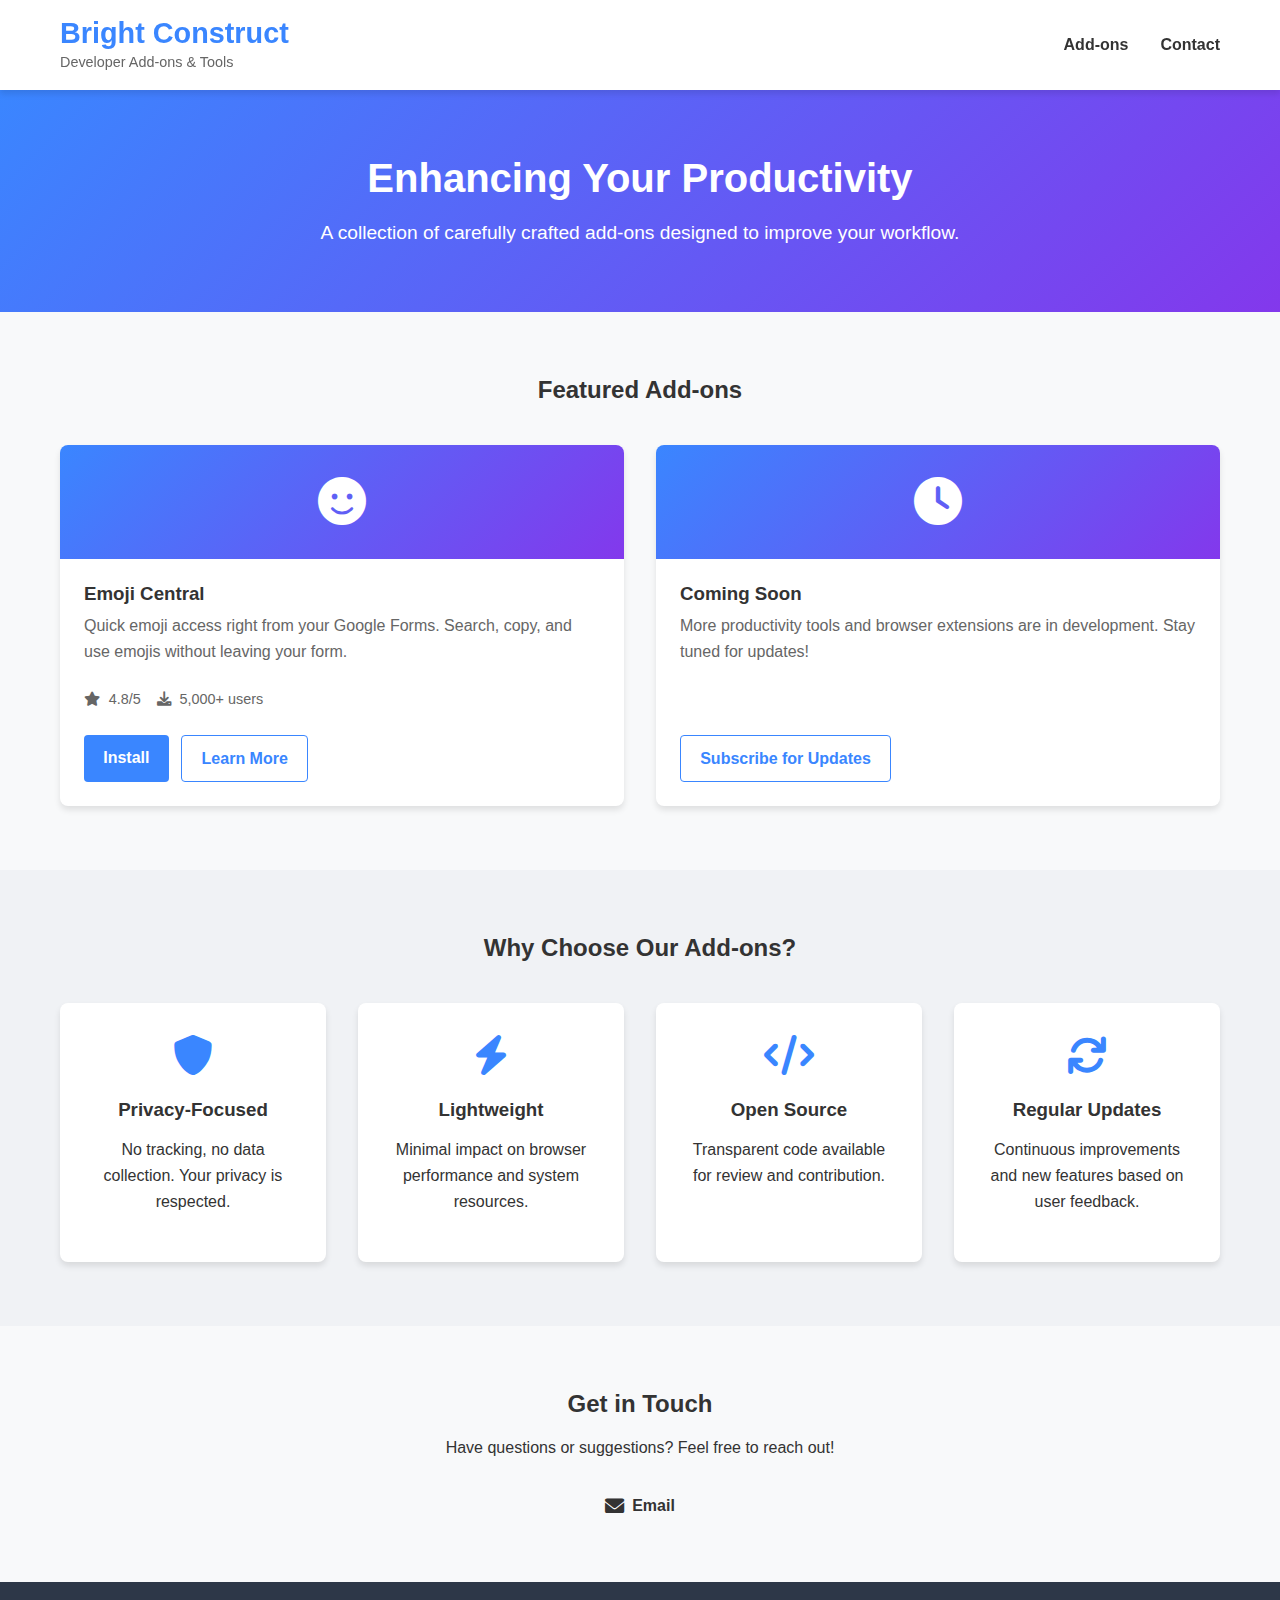
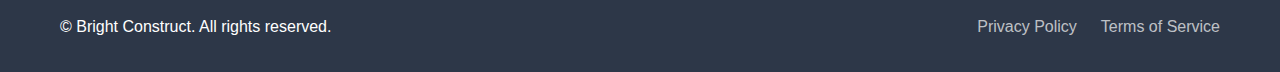
<file: index.html>
<!DOCTYPE html>
<html lang="en">
<head>
    <meta charset="UTF-8">
    <meta name="viewport" content="width=device-width, initial-scale=1.0">
    <title>Developer Add-ons | Bright Construct</title>
    <link rel="stylesheet" href="styles.css">
    <link rel="stylesheet" href="https://cdnjs.cloudflare.com/ajax/libs/font-awesome/6.0.0/css/all.min.css">
</head>
<body>
    <header>
        <div class="container">
            <div class="logo">
                <h1>Bright Construct</h1>
                <p>Developer Add-ons & Tools</p>
            </div>
            <nav>
                <ul>
                    <li><a href="#addons">Add-ons</a></li>
                    <li><a href="#contact">Contact</a></li>
                </ul>
            </nav>
        </div>
    </header>

    <section class="hero">
        <div class="container">
            <h2>Enhancing Your Productivity</h2>
            <p>A collection of carefully crafted add-ons designed to improve your workflow.</p>
        </div>
    </section>

    <section id="addons" class="addons">
        <div class="container">
            <h2>Featured Add-ons</h2>
            <div class="addon-grid">
                <!-- Emoji Central Add-on -->
                <div class="addon-card">
                    <div class="addon-icon">
                        <i class="fas fa-smile"></i>
                    </div>
                    <div class="addon-details">
                        <h3>Emoji Central</h3>
                        <p>Quick emoji access right from your Google Forms. Search, copy, and use emojis without leaving your form.</p>
                        <div class="addon-meta">
                            <span><i class="fas fa-star"></i> 4.8/5</span>
                            <span><i class="fas fa-download"></i> 5,000+ users</span>
                        </div>
                        <div class="addon-actions">
                            <a href="https://workspace.google.com/marketplace" class="btn-primary">Install</a>
                            <a href="emoji-central.html" class="btn-secondary">Learn More</a>
                        </div>
                    </div>
                </div>
                
                <!-- Placeholder for future add-ons -->
                <div class="addon-card">
                    <div class="addon-icon">
                        <i class="fas fa-clock"></i>
                    </div>
                    <div class="addon-details">
                        <h3>Coming Soon</h3>
                        <p>More productivity tools and browser extensions are in development. Stay tuned for updates!</p>
                        <div class="addon-actions">
                            <a href="#" class="btn-secondary">Subscribe for Updates</a>
                        </div>
                    </div>
                </div>
            </div>
        </div>
    </section>

    <section class="features">
        <div class="container">
            <h2>Why Choose Our Add-ons?</h2>
            <div class="feature-grid">
                <div class="feature">
                    <i class="fas fa-shield-alt"></i>
                    <h3>Privacy-Focused</h3>
                    <p>No tracking, no data collection. Your privacy is respected.</p>
                </div>
                <div class="feature">
                    <i class="fas fa-bolt"></i>
                    <h3>Lightweight</h3>
                    <p>Minimal impact on browser performance and system resources.</p>
                </div>
                <div class="feature">
                    <i class="fas fa-code"></i>
                    <h3>Open Source</h3>
                    <p>Transparent code available for review and contribution.</p>
                </div>
                <div class="feature">
                    <i class="fas fa-sync"></i>
                    <h3>Regular Updates</h3>
                    <p>Continuous improvements and new features based on user feedback.</p>
                </div>
            </div>
        </div>
    </section>

    <section id="contact" class="contact">
        <div class="container">
            <h2>Get in Touch</h2>
            <p>Have questions or suggestions? Feel free to reach out!</p>
            <div class="contact-links">
                <a href="mailto:info.brightconstruct@gmail.com" class="contact-link"><i class="fas fa-envelope"></i> Email</a>
            </div>
        </div>
    </section>

    <footer>
        <div class="container">
            <p>&copy; Bright Construct. All rights reserved.</p>
            <div class="footer-links">
                <a href="emoji-central.html#privacy-policy">Privacy Policy</a>
                <a href="emoji-central.html#terms-conditions">Terms of Service</a>
            </div>
        </div>
    </footer>
</body>
</html>
</file>
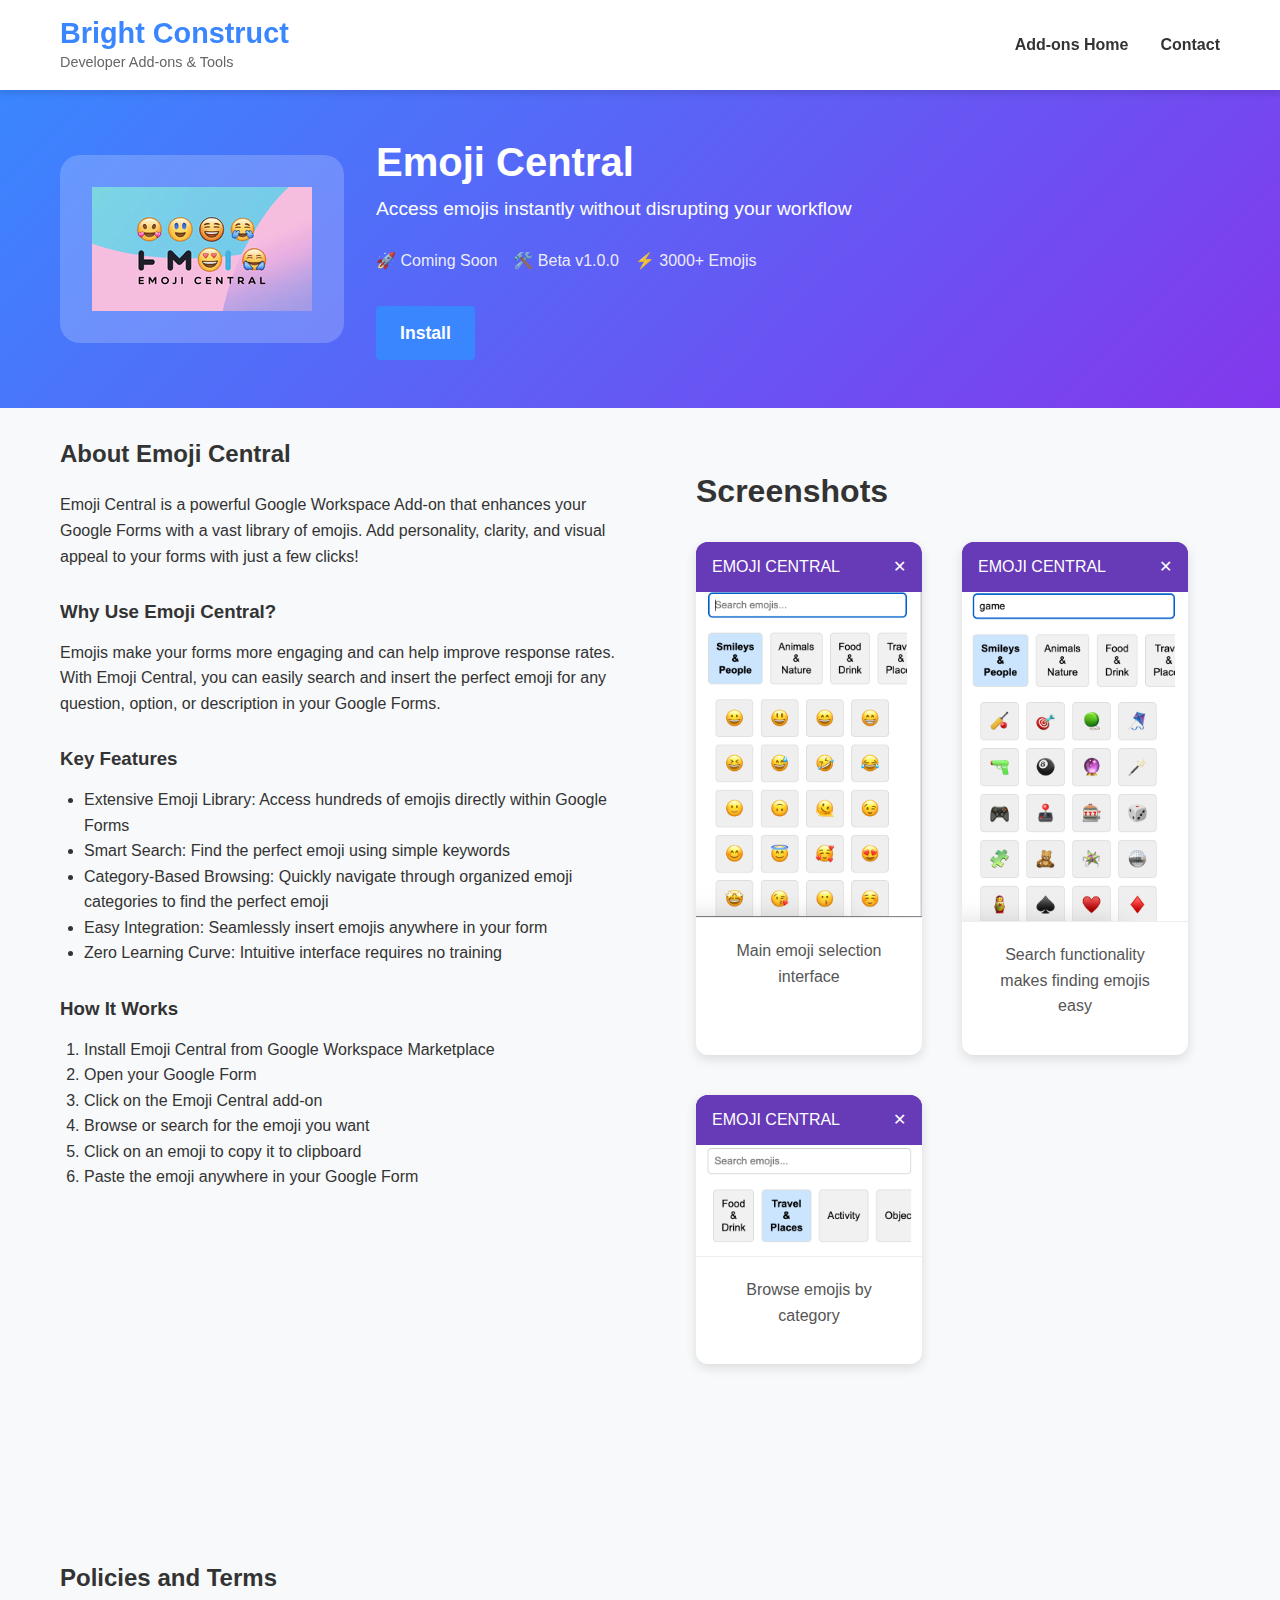
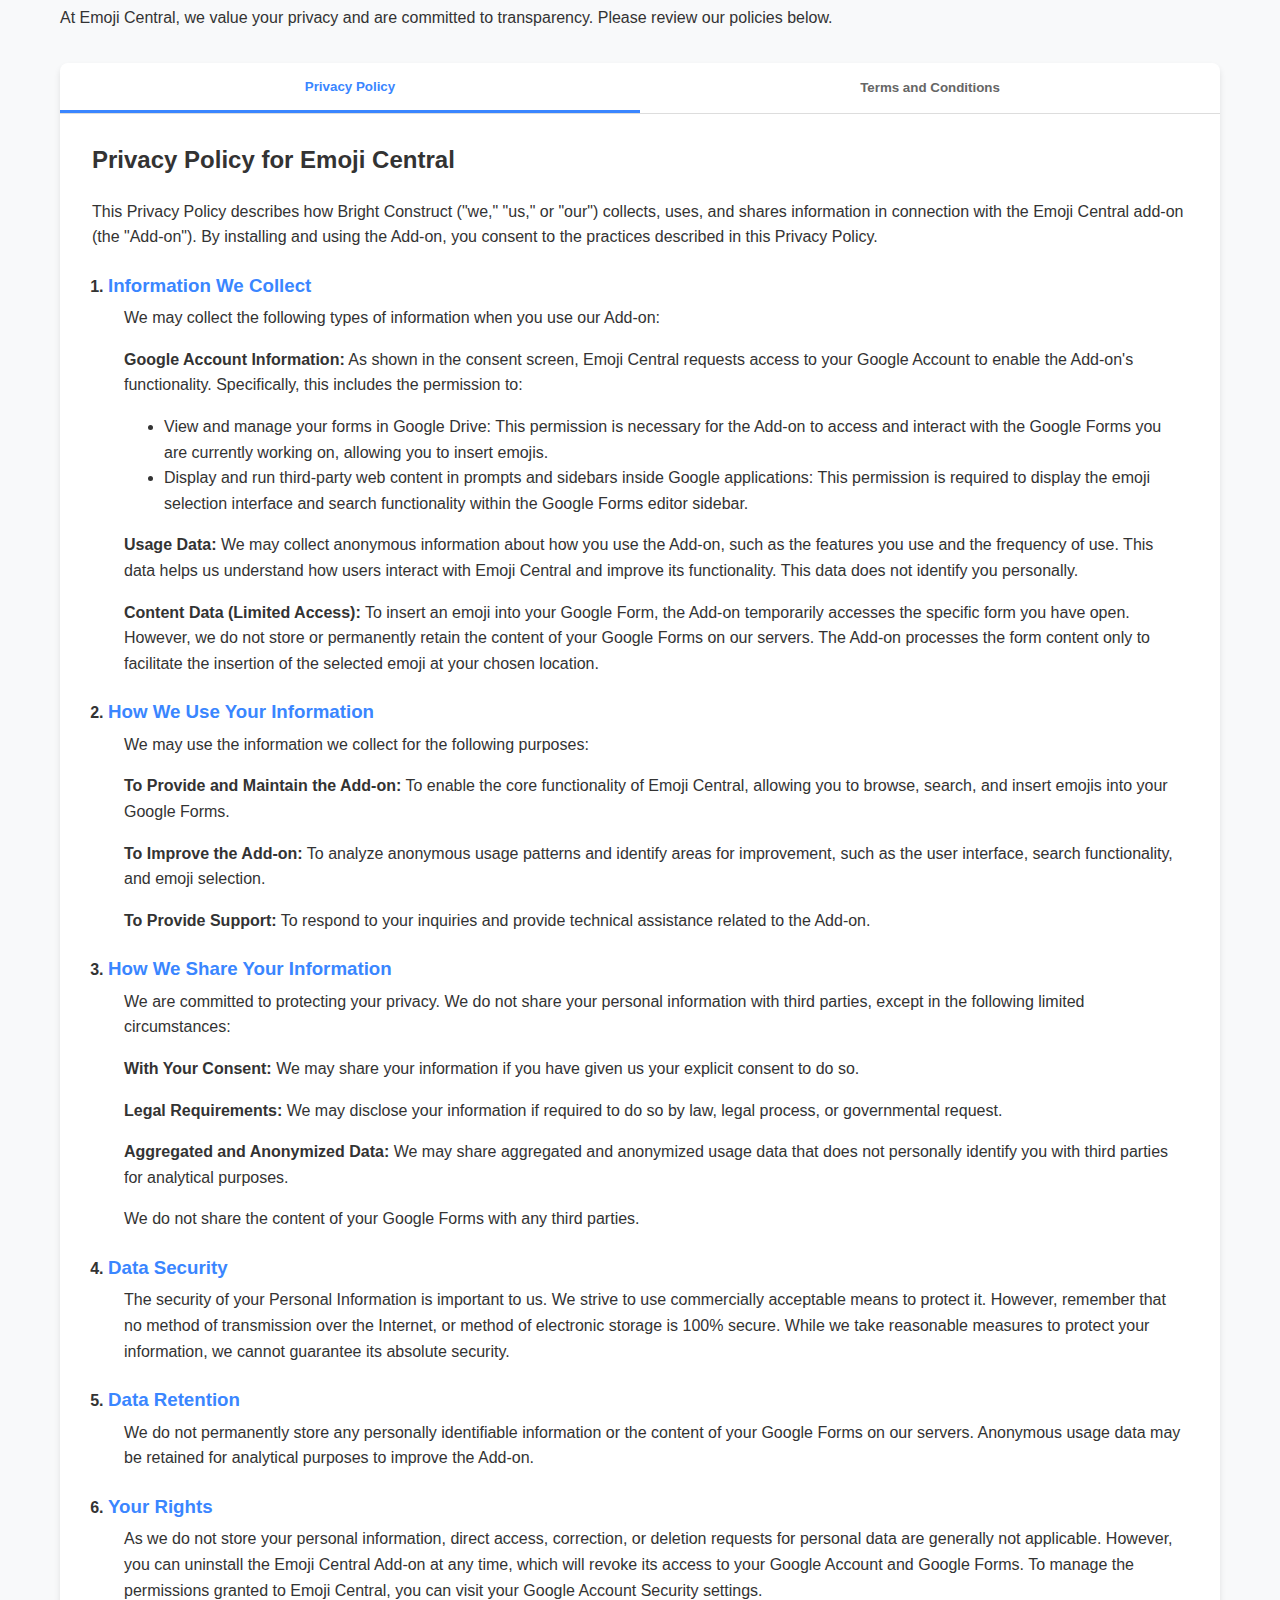
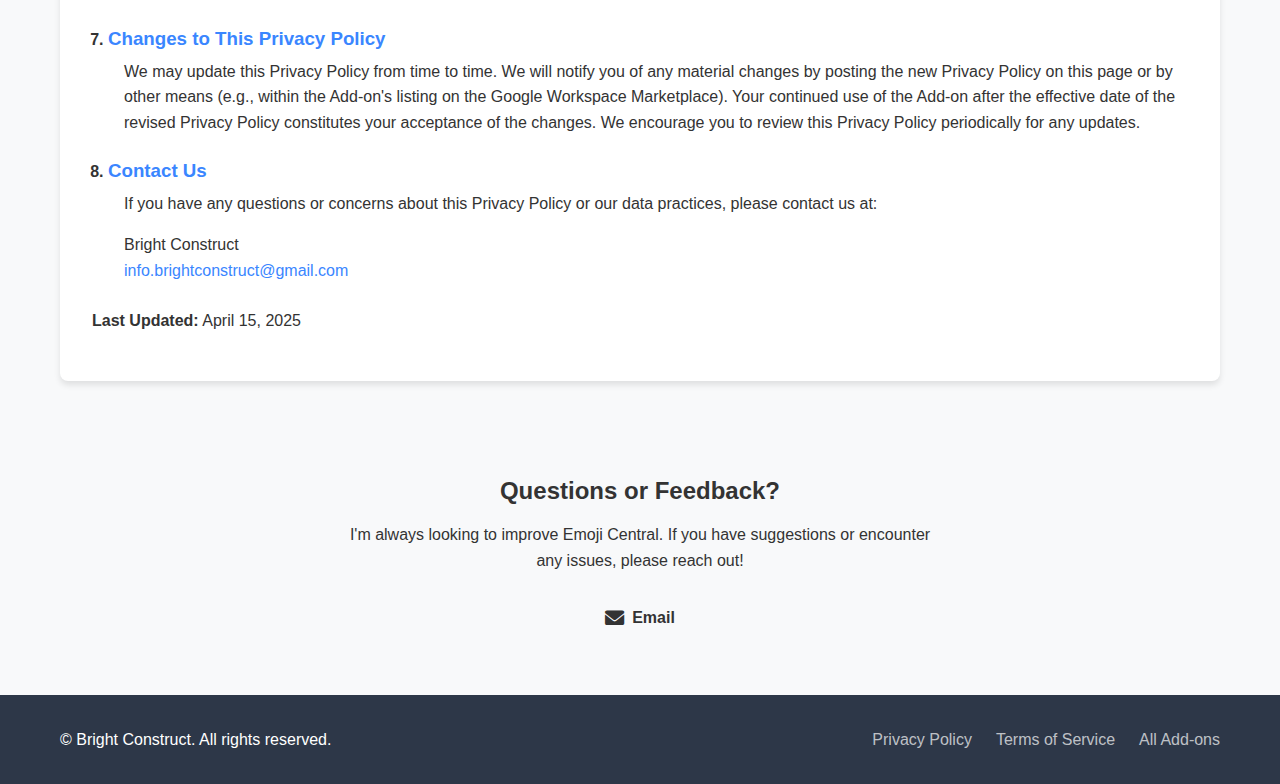
<file: emoji-central.html>
<!DOCTYPE html>
<html lang="en">
<head>
    <meta charset="UTF-8">
    <meta name="viewport" content="width=device-width, initial-scale=1.0">
    <title>Emoji Central Add-on</title>
    <link rel="stylesheet" href="styles.css">
    <link rel="stylesheet" href="https://cdnjs.cloudflare.com/ajax/libs/font-awesome/6.0.0/css/all.min.css">
</head>
<body>
    <header>
        <div class="container">
            <div class="logo">
                <h1>Bright Construct</h1>
                <p>Developer Add-ons & Tools</p>
            </div>
            <nav>
                <ul>
                    <li><a href="index.html">Add-ons Home</a></li>
                    <li><a href="#contact">Contact</a></li>
                </ul>
            </nav>
        </div>
    </header>

    <section class="addon-hero">
        <div class="container">
            <div class="addon-hero-content">
                <div class="addon-hero-icon">
                    <img src="images/emoji-central/logo.png" alt="Emoji Central interface" />
                </div>
                <div class="addon-hero-details">
                    <h1>Emoji Central</h1>
                    <p class="addon-hero-tagline">Access emojis instantly without disrupting your workflow</p>
                    <div class="addon-meta large">
                        <span>🚀 Coming Soon</span>
                        <span>🛠️ Beta v1.0.0</span>
                        <span>⚡ 3000+ Emojis</span>
                    </div>
                    <div class="addon-actions">
                        <a href="https://workspace.google.com/marketplace" class="btn-primary large">Install</a>
                    </div>
                </div>
            </div>
        </div>
    </section>

    <section class="addon-details-section">
        <div class="container">
            <div class="addon-details-grid">
                <div class="addon-description">
                    <h2>About Emoji Central</h2>
                    <p>Emoji Central is a powerful Google Workspace Add-on that enhances your Google Forms with a vast library of emojis.
                         Add personality, clarity, and visual appeal to your forms with just a few clicks!</p>

                    <h3>Why Use Emoji Central?</h3>
                    <p>Emojis make your forms more engaging and can help improve response rates. 
                        With Emoji Central, you can easily search and insert the perfect emoji for any question,
                         option, or description in your Google Forms.</p>

                    <h3>Key Features</h3>
                    <ul>
                        <li>Extensive Emoji Library: Access hundreds of emojis directly within Google Forms</li>
                        <li>Smart Search: Find the perfect emoji using simple keywords</li>
                        <li>Category-Based Browsing: Quickly navigate through organized emoji categories to find the perfect emoji</li>
                        <li>Easy Integration: Seamlessly insert emojis anywhere in your form</li>
                        <li>Zero Learning Curve: Intuitive interface requires no training</li>
                    </ul>

                    <h3>How It Works</h3>
                    <ol>
                        <li>Install Emoji Central from Google Workspace Marketplace</li>
                        <li>Open your Google Form</li>
                        <li>Click on the Emoji Central add-on</li>
                        <li>Browse or search for the emoji you want</li>
                        <li>Click on an emoji to copy it to clipboard</li>
                        <li>Paste the emoji anywhere in your Google Form</li>
                    </ol>
                </div>

                <div class="screenshots-section">
                    <h2>Screenshots</h2>
                    
                    <div class="screenshots-grid">
                        <!-- Screenshot 1 -->
                        <div class="screenshot-card">
                            <div class="screenshot-img">
                                <div class="screenshot-header">
                                    <span>EMOJI CENTRAL</span>
                                    <span class="close-btn">✕</span>
                                </div>
                                <img src="images/emoji-central/interface.png" alt="Emoji Central main interface">
                            </div>
                            <div class="screenshot-caption">
                                <p>Main emoji selection interface</p>
                            </div>
                        </div>
                        
                        <!-- Screenshot 2 -->
                        <div class="screenshot-card">
                            <div class="screenshot-img">
                                <div class="screenshot-header">
                                    <span>EMOJI CENTRAL</span>
                                    <span class="close-btn">✕</span>
                                </div>
                                <img src="images/emoji-central/search.png" alt="Emoji Central search">
                            </div>
                            <div class="screenshot-caption">
                                <p>Search functionality makes finding emojis easy</p>
                            </div>
                        </div>
                        
                        <!-- Screenshot 3 -->
                        <div class="screenshot-card">
                            <div class="screenshot-img">
                                <div class="screenshot-header">
                                    <span>EMOJI CENTRAL</span>
                                    <span class="close-btn">✕</span>
                                </div>
                                <img src="images/emoji-central/categories.png" alt="Emoji categories">
                            </div>
                            <div class="screenshot-caption">
                                <p>Browse emojis by category</p>
                            </div>
                        </div>
                    </div>
                </div>

            <!--
            <div class="addon-updates">
                <h2>Updates & Roadmap</h2>
                <div class="update-list">
                    <div class="update">
                        <h3>Version 1.2.0 - Latest</h3>
                        <p class="update-date">February 15, 2025</p>
                        <ul>
                            <li>Added dark mode support</li>
                            <li>Improved search algorithm</li>
                            <li>Added keyboard shortcuts for faster access</li>
                            <li>Fixed various minor bugs</li>
                        </ul>
                    </div>
                    <div class="update">
                        <h3>Version 1.1.0</h3>
                        <p class="update-date">December 5, 2024</p>
                        <ul>
                            <li>Added "Recently Used" section</li>
                            <li>Improved UI responsiveness</li>
                            <li>Added Firefox support</li>
                        </ul>
                    </div>
                    <div class="update">
                        <h3>Version 1.0.0</h3>
                        <p class="update-date">October 10, 2024</p>
                        <ul>
                            <li>Initial release for Chrome</li>
                            <li>Basic emoji browsing and search functionality</li>
                            <li>Category-based navigation</li>
                        </ul>
                    </div>
                </div>

                <h3>Coming Soon</h3>
                <ul>
                    <li>Custom emoji collections</li>
                    <li>Emoji favorites system</li>
                    <li>Integration with text editors</li>
                    <li>Support for additional browsers</li>
                </ul>
            </div>

            <div class="addon-reviews">
                <h2>User Reviews</h2>
                <div class="review-summary">
                    <div class="review-average">
                        <span class="review-stars">★★★★★</span>
                        <span class="review-score">4.8</span>
                        <span class="review-count">based on 230 reviews</span>
                    </div>
                </div>
                <div class="review-list">
                    <div class="review">
                        <div class="review-header">
                            <span class="review-stars">★★★★★</span>
                            <span class="review-name">Alex M.</span>
                        </div>
                        <p>"This extension has saved me so much time! I use emojis constantly in my work communications, and having them easily accessible has been a game-changer."</p>
                    </div>
                    <div class="review">
                        <div class="review-header">
                            <span class="review-stars">★★★★★</span>
                            <span class="review-name">Jamie T.</span>
                        </div>
                        <p>"Clean interface, fast, and doesn't slow down my browser. Just what I needed!"</p>
                    </div>
                    <div class="review">
                        <div class="review-header">
                            <span class="review-stars">★★★★☆</span>
                            <span class="review-name">Sam P.</span>
                        </div>
                        <p>"Great extension, would give 5 stars if it had a favorites feature. Looking forward to future updates!"</p>
                    </div>
                </div>
            </div>
        </div>
        -->
    </section>

    <section class="policies-section">
        <div class="container">
            <h2>Policies and Terms</h2>
            <p>At Emoji Central, we value your privacy and are committed to transparency. Please review our policies below.</p>
            
            <div class="tab-container">
                <div class="tabs">
                    <button class="tab-button active" onclick="openTab(event, 'privacy')">Privacy Policy</button>
                    <button class="tab-button" onclick="openTab(event, 'terms')">Terms and Conditions</button>
                </div>
                
                <div id="privacy" class="tab-content active">
                    <div id="privacy-policy" class="privacy-policy">
                        <h2>Privacy Policy for Emoji Central</h2>
                        
                        <p>This Privacy Policy describes how Bright Construct ("we," "us," or "our") collects, uses, and shares information in connection with the Emoji Central add-on (the "Add-on"). By installing and using the Add-on, you consent to the practices described in this Privacy Policy.</p>
                        
                        <ol>
                            <li>
                                <h3>Information We Collect</h3>
                                <div class="section-content">
                                    <p>We may collect the following types of information when you use our Add-on:</p>
                                    
                                    <p><strong>Google Account Information:</strong> As shown in the consent screen, Emoji Central requests access to your Google Account to enable the Add-on's functionality. Specifically, this includes the permission to:</p>
                                    <ul>
                                        <li>View and manage your forms in Google Drive: This permission is necessary for the Add-on to access and interact with the Google Forms you are currently working on, allowing you to insert emojis.</li>
                                        <li>Display and run third-party web content in prompts and sidebars inside Google applications: This permission is required to display the emoji selection interface and search functionality within the Google Forms editor sidebar.</li>
                                    </ul>
                                    
                                    <p><strong>Usage Data:</strong> We may collect anonymous information about how you use the Add-on, such as the features you use and the frequency of use. This data helps us understand how users interact with Emoji Central and improve its functionality. This data does not identify you personally.</p>
                                    
                                    <p><strong>Content Data (Limited Access):</strong> To insert an emoji into your Google Form, the Add-on temporarily accesses the specific form you have open. However, we do not store or permanently retain the content of your Google Forms on our servers. The Add-on processes the form content only to facilitate the insertion of the selected emoji at your chosen location.</p>
                                </div>
                            </li>
                            
                            <li>
                                <h3>How We Use Your Information</h3>
                                <div class="section-content">
                                    <p>We may use the information we collect for the following purposes:</p>
                                    
                                    <p><strong>To Provide and Maintain the Add-on:</strong> To enable the core functionality of Emoji Central, allowing you to browse, search, and insert emojis into your Google Forms.</p>
                                    
                                    <p><strong>To Improve the Add-on:</strong> To analyze anonymous usage patterns and identify areas for improvement, such as the user interface, search functionality, and emoji selection.</p>
                                    
                                    <p><strong>To Provide Support:</strong> To respond to your inquiries and provide technical assistance related to the Add-on.</p>
                                </div>
                            </li>
                            
                            <li>
                                <h3>How We Share Your Information</h3>
                                <div class="section-content">
                                    <p>We are committed to protecting your privacy. We do not share your personal information with third parties, except in the following limited circumstances:</p>
                                    
                                    <p><strong>With Your Consent:</strong> We may share your information if you have given us your explicit consent to do so.</p>
                                    
                                    <p><strong>Legal Requirements:</strong> We may disclose your information if required to do so by law, legal process, or governmental request.</p>
                                    
                                    <p><strong>Aggregated and Anonymized Data:</strong> We may share aggregated and anonymized usage data that does not personally identify you with third parties for analytical purposes.</p>
                                    
                                    <p>We do not share the content of your Google Forms with any third parties.</p>
                                </div>
                            </li>
                            
                            <li>
                                <h3>Data Security</h3>
                                <div class="section-content">
                                    <p>The security of your Personal Information is important to us. We strive to use commercially acceptable means to protect it. However, remember that no method of transmission over the Internet, or method of electronic storage is 100% secure. While we take reasonable measures to protect your information, we cannot guarantee its absolute security.</p>
                                </div>
                            </li>
                            
                            <li>
                                <h3>Data Retention</h3>
                                <div class="section-content">
                                    <p>We do not permanently store any personally identifiable information or the content of your Google Forms on our servers. Anonymous usage data may be retained for analytical purposes to improve the Add-on.</p>
                                </div>
                            </li>
                            
                            <li>
                                <h3>Your Rights</h3>
                                <div class="section-content">
                                    <p>As we do not store your personal information, direct access, correction, or deletion requests for personal data are generally not applicable. However, you can uninstall the Emoji Central Add-on at any time, which will revoke its access to your Google Account and Google Forms. To manage the permissions granted to Emoji Central, you can visit your Google Account Security settings.</p>
                                </div>
                            </li>
                            
                            <li>
                                <h3>Changes to This Privacy Policy</h3>
                                <div class="section-content">
                                    <p>We may update this Privacy Policy from time to time. We will notify you of any material changes by posting the new Privacy Policy on this page or by other means (e.g., within the Add-on's listing on the Google Workspace Marketplace). Your continued use of the Add-on after the effective date of the revised Privacy Policy constitutes your acceptance of the changes. We encourage you to review this Privacy Policy periodically for any updates.</p>
                                </div>
                            </li>
                            
                            <li>
                                <h3>Contact Us</h3>
                                <div class="section-content">
                                    <p>If you have any questions or concerns about this Privacy Policy or our data practices, please contact us at:</p>
                                    
                                    <p>
                                        Bright Construct<br>
                                        <a href="mailto:info.brightconstruct@gmail.com">info.brightconstruct@gmail.com</a><br>
                                    </p>
                                </div>
                            </li>
                        </ol>
                        
                        <p><strong>Last Updated:</strong> April 15, 2025</p>
                    </div>
                </div>
                
                <div id="terms" class="tab-content">
                    <div id="terms-conditions" class="privacy-policy">
                        <h2>Terms and Conditions for Emoji Central</h2>
                        
                        <p>By using the free Emoji Central Add-on, you agree to these terms.</p>
                        
                        <ol>
                            <li>
                                <h3>"AS IS" - No Guarantees</h3>
                                <div class="section-content">
                                    <p>Emoji Central is provided for free and "as is," without any warranties. Use it at your own risk.</p>
                                </div>
                            </li>
                            
                            <li>
                                <h3>Responsible Use</h3>
                                <div class="section-content">
                                    <p>Use Emoji Central legally and responsibly within Google Forms. Do not misuse or disrupt the Add-on in a way that violates applicable laws.</p>
                                </div>
                            </li>
                            
                            <li>
                                <h3>Ownership Rights</h3>
                                <div class="section-content">
                                    <p>Emoji Central and all associated intellectual property belong to us. You are granted a limited license to use it.</p>
                                </div>
                            </li>
                            
                            <li>
                                <h3>Limitation of Liability</h3>
                                <div class="section-content">
                                    <p>To the maximum extent permitted by applicable law, our liability for any damages arising from your use of Emoji Central is limited. We are not liable for indirect, incidental, special, or consequential damages.</p>
                                </div>
                            </li>
                            
                            <li>
                                <h3>Right to Change or Stop</h3>
                                <div class="section-content">
                                    <p>We reserve the right to modify, suspend, or terminate the Add-on or these terms at any time without notice.</p>
                                </div>
                            </li>
                            
                            <li>
                                <h3>Governing Law</h3>
                                <div class="section-content">
                                    <p>These terms will be governed by and construed in accordance with the general principles of law applicable to software and online services, without regard to conflict of law principles.</p>
                                </div>
                            </li>
                            
                            <li>
                                <h3>Dispute Resolution</h3>
                                <div class="section-content">
                                    <p>You agree that any disputes arising out of or relating to these terms or your use of Emoji Central will be resolved through good-faith negotiation. If such negotiation fails, the dispute will be subject to the jurisdiction and venue deemed appropriate under applicable law.</p>
                                </div>
                            </li>
                            
                            <li>
                                <h3>Privacy</h3>
                                <div class="section-content">
                                    <p>Our <a href="#privacy-policy" onclick="openTab(event, 'privacy')">Privacy Policy</a> explains how we collect, use, and protect your information.</p>
                                </div>
                            </li>
                            
                            <li>
                                <h3>Contact</h3>
                                <div class="section-content">
                                    <p>For any questions, please contact us at:</p>
                                    
                                    <p>
                                        Bright Construct<br>
                                        <a href="mailto:info.brightconstruct@gmail.com">info.brightconstruct@gmail.com</a><br>
                                    </p>
                                </div>
                            </li>
                        </ol>
                        
                        <p><strong>Last Updated:</strong> April 15, 2025</p>
                        
                        <p>By using Emoji Central, you signify your acceptance of these terms.</p>
                    </div>
                </div>
            </div>
        </div>
    </section>

    <section id="contact" class="contact">
        <div class="container">
            <h2>Questions or Feedback?</h2>
            <p>I'm always looking to improve Emoji Central. If you have suggestions or encounter any issues, please reach out!</p>
            <div class="contact-links">
                <a href="mailto:info.brightconstruct@example.com" class="contact-link"><i class="fas fa-envelope"></i> Email</a>
            </div>
        </div>
    </section>

    <footer>
        <div class="container">
            <p>&copy; Bright Construct. All rights reserved.</p>
            <div class="footer-links">
                <a href="#privacy-policy">Privacy Policy</a>
                <a href="#terms-conditions">Terms of Service</a>
                <a href="index.html">All Add-ons</a>
            </div>
        </div>
    </footer>

    <!-- JavaScript for tab functionality -->
    <script>
        function openTab(evt, tabName) {
            var i, tabcontent, tabbuttons;
            
            // Hide all tab content
            tabcontent = document.getElementsByClassName("tab-content");
            for (i = 0; i < tabcontent.length; i++) {
                tabcontent[i].className = tabcontent[i].className.replace(" active", "");
            }
            
            // Remove "active" class from all tab buttons
            tabbuttons = document.getElementsByClassName("tab-button");
            for (i = 0; i < tabbuttons.length; i++) {
                tabbuttons[i].className = tabbuttons[i].className.replace(" active", "");
            }
            
            // Show the current tab and add "active" class to the button
            document.getElementById(tabName).className += " active";
            evt.currentTarget.className += " active";

            // Update URL with appropriate hash
            if (tabName === 'privacy') {
                window.history.pushState(null, null, '#privacy-policy');
            } else if (tabName === 'terms') {
                window.history.pushState(null, null, '#terms-conditions');
            }
        }

        // Handle direct navigation to specific tabs via URL hash
        document.addEventListener('DOMContentLoaded', function() {
            if (window.location.hash === '#terms-conditions') {
                openTab({ currentTarget: document.querySelector('.tab-button:nth-child(2)') }, 'terms');
            } else if (window.location.hash === '#privacy-policy') {
                openTab({ currentTarget: document.querySelector('.tab-button:nth-child(1)') }, 'privacy');
            }
        });

        
    </script>
</body>
</html>
</file>
<file: styles.css>
/* Base styles */
:root {
    --primary-color: #3a86ff;
    --secondary-color: #8338ec;
    --text-color: #333;
    --text-light: #666;
    --background-color: #f8f9fa;
    --card-background: #fff;
    --border-color: #ddd;
    --accent-color: #ff006e;
    --success-color: #0cce6b;
    --shadow: 0 4px 6px rgba(0, 0, 0, 0.1);
    --transition: all 0.3s ease;
}

* {
    margin: 0;
    padding: 0;
    box-sizing: border-box;
}

body {
    font-family: 'Segoe UI', Tahoma, Geneva, Verdana, sans-serif;
    line-height: 1.6;
    color: var(--text-color);
    background-color: var(--background-color);
}

.container {
    width: 100%;
    max-width: 1200px;
    margin: 0 auto;
    padding: 0 20px;
}

a {
    color: var(--primary-color);
    text-decoration: none;
    transition: var(--transition);
}

a:hover {
    color: var(--secondary-color);
}

h1, h2, h3, h4 {
    margin-bottom: 0.5em;
    line-height: 1.2;
}

p {
    margin-bottom: 1rem;
}

ul, ol {
    margin-bottom: 1rem;
    padding-left: 1.5rem;
}

img {
    max-width: 100%;
    height: auto;
    display: block;
}

/* Button styles */
.btn-primary, .btn-secondary {
    display: inline-block;
    padding: 0.6rem 1.2rem;
    border-radius: 4px;
    font-weight: 600;
    text-align: center;
    transition: var(--transition);
    cursor: pointer;
}

.btn-primary {
    background-color: var(--primary-color);
    color: white;
    border: none;
}

.btn-primary:hover {
    background-color: var(--secondary-color);
    color: white;
}

.btn-secondary {
    background-color: transparent;
    color: var(--primary-color);
    border: 1px solid var(--primary-color);
}

.btn-secondary:hover {
    background-color: rgba(58, 134, 255, 0.1);
}

.btn-primary.large, .btn-secondary.large {
    padding: 0.8rem 1.5rem;
    font-size: 1.1rem;
}

/* Header */
header {
    background-color: white;
    box-shadow: var(--shadow);
    padding: 1rem 0;
    position: sticky;
    top: 0;
    z-index: 100;
}

header .container {
    display: flex;
    justify-content: space-between;
    align-items: center;
}

.logo h1 {
    font-size: 1.8rem;
    margin-bottom: 0;
    color: var(--primary-color);
}

.logo p {
    font-size: 0.9rem;
    margin-bottom: 0;
    color: var(--text-light);
}

nav ul {
    display: flex;
    list-style: none;
    padding: 0;
    margin: 0;
}

nav ul li {
    margin-left: 2rem;
}

nav ul li a {
    font-weight: 600;
    color: var(--text-color);
}

nav ul li a:hover {
    color: var(--primary-color);
}

/* Hero section */
.hero {
    background: linear-gradient(135deg, var(--primary-color), var(--secondary-color));
    color: white;
    padding: 4rem 0;
    text-align: center;
}

.hero h2 {
    font-size: 2.5rem;
    margin-bottom: 1rem;
}

.hero p {
    font-size: 1.2rem;
    max-width: 800px;
    margin: 0 auto;
}

/* Addons section */
.addons {
    padding: 4rem 0;
}

.addons h2 {
    text-align: center;
    margin-bottom: 2.5rem;
}

.addon-grid {
    display: grid;
    grid-template-columns: repeat(auto-fit, minmax(300px, 1fr));
    gap: 2rem;
}

.addon-card {
    background-color: var(--card-background);
    border-radius: 8px;
    overflow: hidden;
    box-shadow: var(--shadow);
    transition: var(--transition);
    display: flex;
    flex-direction: column;
}

.addon-card:hover {
    transform: translateY(-5px);
    box-shadow: 0 10px 20px rgba(0, 0, 0, 0.1);
}

.addon-icon {
    background: linear-gradient(135deg, var(--primary-color), var(--secondary-color));
    color: white;
    padding: 2rem;
    text-align: center;
}

.addon-icon i {
    font-size: 3rem;
}

.addon-details {
    padding: 1.5rem;
    flex-grow: 1;
    display: flex;
    flex-direction: column;
}

.addon-details h3 {
    color: var(--text-color);
    margin-bottom: 0.5rem;
}

.addon-details p {
    color: var(--text-light);
    margin-bottom: 1.5rem;
}

.addon-meta {
    display: flex;
    margin-bottom: 1.5rem;
    font-size: 0.9rem;
    color: var(--text-light);
}

.addon-meta span {
    margin-right: 1rem;
}

.addon-meta i {
    margin-right: 0.3rem;
}

.addon-actions {
    margin-top: auto;
    display: flex;
    gap: 0.8rem;
}

/* Features section */
.features {
    padding: 4rem 0;
    background-color: #f0f2f5;
}

.features h2 {
    text-align: center;
    margin-bottom: 2.5rem;
}

.feature-grid {
    display: grid;
    grid-template-columns: repeat(auto-fit, minmax(250px, 1fr));
    gap: 2rem;
}

.feature {
    text-align: center;
    padding: 2rem;
    background-color: white;
    border-radius: 8px;
    box-shadow: var(--shadow);
    transition: var(--transition);
}

.feature:hover {
    transform: translateY(-5px);
}

.feature i {
    font-size: 2.5rem;
    color: var(--primary-color);
    margin-bottom: 1.5rem;
}

.feature h3 {
    margin-bottom: 1rem;
}

/* Contact section */
.contact {
    padding: 4rem 0;
    text-align: center;
}

.contact h2 {
    margin-bottom: 1rem;
}

.contact p {
    max-width: 600px;
    margin: 0 auto 2rem;
}

.contact-links {
    display: flex;
    justify-content: center;
    gap: 2rem;
    flex-wrap: wrap;
}

.contact-link {
    display: flex;
    align-items: center;
    gap: 0.5rem;
    font-weight: 600;
    color: var(--text-color);
}

.contact-link:hover {
    color: var(--primary-color);
}

.contact-link i {
    font-size: 1.2rem;
}

.contact-form {
    max-width: 600px;
    margin: 2rem auto;
    padding: 2rem;
    background-color: #f5f5f5;
    border-radius: 8px;
    box-shadow: 0 2px 10px rgba(0, 0, 0, 0.1);
}

.form-group {
    margin-bottom: 1.5rem;
    display: flex;
    flex-direction: row;
    align-items: flex-start;
}

.form-group label {
    width: 120px;
    margin-top: 0.75rem;
    margin-bottom: 0;
    margin-right: 1rem;
    font-weight: 600;
    color: #333;
    text-align: left;
}

.form-group input,
.form-group textarea {
    flex: 1;
    padding: 0.75rem;
    border: 1px solid #ddd;
    border-radius: 4px;
    font-family: inherit;
    font-size: 1rem;
    transition: border-color 0.3s ease;
}

.form-group input:focus,
.form-group textarea:focus {
    border-color: #4a90e2;
    outline: none;
    box-shadow: 0 0 0 2px rgba(74, 144, 226, 0.2);
}

.checkbox-container {
    display: flex;
    align-items: center;
    margin-left: 120px; /* Aligns with input fields */
}

.checkbox-container input[type="checkbox"] {
    width: auto;
    margin-right: 10px;
    flex: none;
}

.checkbox-container label {
    width: auto;
    margin: 0;
    font-weight: normal;
}

.form-actions {
    display: flex;
    gap: 1rem;
    margin-left: 120px; /* Aligns with input fields */
}

/* Footer */
footer {
    background-color: #2d3748;
    color: white;
    padding: 2rem 0;
}

footer .container {
    display: flex;
    justify-content: space-between;
    align-items: center;
    flex-wrap: wrap;
    gap: 1rem;
}

footer p {
    margin-bottom: 0;
}

.footer-links {
    display: flex;
    gap: 1.5rem;
}

.footer-links a {
    color: rgba(255, 255, 255, 0.7);
}

.footer-links a:hover {
    color: white;
}

/* Add-on specific page styles */
.addon-hero {
    background: linear-gradient(135deg, var(--primary-color), var(--secondary-color));
    color: white;
    padding: 3rem 0;
}

.addon-hero-content {
    display: flex;
    align-items: center;
    gap: 2rem;
}

.addon-hero-icon {
    background-color: rgba(255, 255, 255, 0.2);
    border-radius: 20px;
    padding: 2rem;
    flex-shrink: 0;
}

.addon-hero-icon i {
    font-size: 5rem;
}

.addon-hero-details h1 {
    font-size: 2.5rem;
    margin-bottom: 0.5rem;
}

.addon-hero-tagline {
    font-size: 1.2rem;
    margin-bottom: 1.5rem;
}

.addon-meta.large {
    font-size: 1rem;
    color: rgba(255, 255, 255, 0.9);
    margin-bottom: 2rem;
}

.addon-details-section {
    padding: 2rem 0;
}

.addon-details-grid {
    display: grid;
    grid-template-columns: 1fr 1fr;
    gap: 3rem;
    margin-bottom: 4rem;
}

.addon-description h2,
.addon-screenshots h2,
.addon-updates h2,
.addon-reviews h2 {
    margin-bottom: 1.5rem;
}

.addon-description h3 {
    margin-top: 2rem;
    margin-bottom: 1rem;
}

.screenshots-section {
    margin: 2rem 0;
    font-size: 1.1rem;
    padding: 0 2rem;
}

.screenshots-section h2 {
    font-size: 2rem;
    margin-bottom: 2rem;
    color: #333;
}

.screenshots-grid {
    display: grid;
    grid-template-columns: repeat(2, 1fr);
    gap: 2.5rem;
    margin-bottom: 2.5rem;
    max-width: 1400px;
    margin-left: auto;
    margin-right: auto;
}

.screenshot-card {
    background: white;
    border-radius: 12px;
    overflow: hidden;
    box-shadow: 0 4px 12px rgba(0, 0, 0, 0.12);
    transition: transform 0.3s ease;
    width: 100%;
}

.screenshot-card:hover {
    transform: translateY(-6px);
    box-shadow: 0 8px 16px rgba(0, 0, 0, 0.18);
}

.screenshot-img {
    position: relative;
    border-bottom: 1px solid #eee;
}

.screenshot-img img {
    width: 100%;
    height: auto;
    display: block;
}

.screenshot-header {
    position: absolute;
    top: 0;
    left: 0;
    right: 0;
    background: rgba(103, 58, 183, 1);
    color: white;
    font-size: 1rem;
    padding: 0.75rem 1rem;
    display: flex;
    justify-content: space-between;
    align-items: center;
}

.screenshot-header .close-btn {
    font-size: 1rem;
    cursor: pointer;
}

.screenshot-caption {
    padding: 1.25rem;
    text-align: center;
    font-size: 1rem;
    color: #555;
}

.addon-updates {
    margin-bottom: 4rem;
}

.update-list {
    display: grid;
    grid-template-columns: repeat(auto-fit, minmax(300px, 1fr));
    gap: 2rem;
    margin-bottom: 2rem;
}

.update {
    background-color: white;
    border-radius: 8px;
    padding: 1.5rem;
    box-shadow: var(--shadow);
}

.update h3 {
    margin-bottom: 0.2rem;
}

.update-date {
    font-size: 0.9rem;
    color: var(--text-light);
    margin-bottom: 1rem;
}

.review-summary {
    margin-bottom: 2rem;
}

.review-average {
    display: flex;
    align-items: center;
    gap: 1rem;
}

.review-stars {
    color: #f8c100;
}

.review-score {
    font-size: 2rem;
    font-weight: bold;
}

.review-count {
    color: var(--text-light);
}

.review-list {
    display: grid;
    grid-template-columns: repeat(auto-fit, minmax(300px, 1fr));
    gap: 2rem;
}

.review {
    background-color: white;
    border-radius: 8px;
    padding: 1.5rem;
    box-shadow: var(--shadow);
}

.review-header {
    display: flex;
    justify-content: space-between;
    margin-bottom: 1rem;
}

.review-name {
    font-weight: 600;
}

.review p {
    margin-bottom: 0;
    font-style: italic;
}

.policies-section {
    padding: 2rem 0;
    background-color: var(--background-color);
}

.tab-container {
    margin-top: 2rem;
    background-color: var(--card-background);
    border-radius: 8px;
    box-shadow: var(--shadow);
    overflow: hidden;
}

.tabs {
    display: flex;
    border-bottom: 1px solid var(--border-color);
}

.tab-button {
    padding: 1rem 1.5rem;
    background: none;
    border: none;
    cursor: pointer;
    font-weight: 600;
    transition: var(--transition);
    color: var(--text-light);
    flex: 1;
    text-align: center;
}

.tab-button.active {
    color: var(--primary-color);
    border-bottom: 3px solid var(--primary-color);
}

.tab-content {
    display: none;
    padding: 2rem;
}

.tab-content.active {
    display: block;
}

.privacy-policy h2 {
    margin-bottom: 1.5rem;
}

.privacy-policy h3 {
    margin: 1.5rem 0 0.5rem;
    color: var(--primary-color);
}

.privacy-policy ol {
    list-style-type: decimal;
    counter-reset: item;
    padding-left: 1rem;
}

.privacy-policy ol > li {
    counter-increment: item;
    margin-bottom: 1.5rem;
}

.privacy-policy ol > li::marker {
    font-weight: 600;
}

.privacy-policy .section-content {
    padding-left: 1rem;
}

.privacy-policy ul {
    list-style-type: disc;
    margin-left: 1rem;
    margin-bottom: 1rem;
}

.privacy-policy p {
    margin-bottom: 1rem;
}

/* Responsive adjustments */
@media (max-width: 768px) {
    .addon-hero-content {
        flex-direction: column;
        text-align: center;
    }
    
    .addon-details-grid {
        grid-template-columns: 1fr;
    }
    
    .feature-grid {
        grid-template-columns: 1fr;
    }
    
    footer .container {
        flex-direction: column;
        text-align: center;
    }
    
    .footer-links {
        justify-content: center;
    }
}

@media (max-width: 576px) {
    header .container {
        flex-direction: column;
        text-align: center;
    }
    
    nav ul {
        margin-top: 1rem;
        justify-content: center;
    }
    
    nav ul li {
        margin: 0 0.5rem;
    }
    
    .hero h2 {
        font-size: 2rem;
    }
    
    .hero p {
        font-size: 1rem;
    }
    
    .addon-actions {
        flex-direction: column;
    }
    
    .contact-links {
        flex-direction: column;
        gap: 1rem;
    }
}

@media (max-width: 1200px) {
    .screenshots-grid {
        grid-template-columns: 1fr;
        max-width: 800px;
    }
}

@media (max-width: 600px) {
    .screenshots-section {
        padding: 0 1rem;
    }
}
@media (max-width: 768px) {
    .contact-form {
        padding: 1.5rem;
    }
    
    .form-group {
        flex-direction: column;
    }
    
    .form-group label {
        width: 100%;
        margin-bottom: 0.5rem;
    }
    
    .checkbox-container,
    .form-actions {
        margin-left: 0;
    }
    
    .form-actions {
        flex-direction: column;
    }
    
    .form-actions button {
        width: 100%;
        margin-bottom: 0.5rem;
    }
}
</file>
